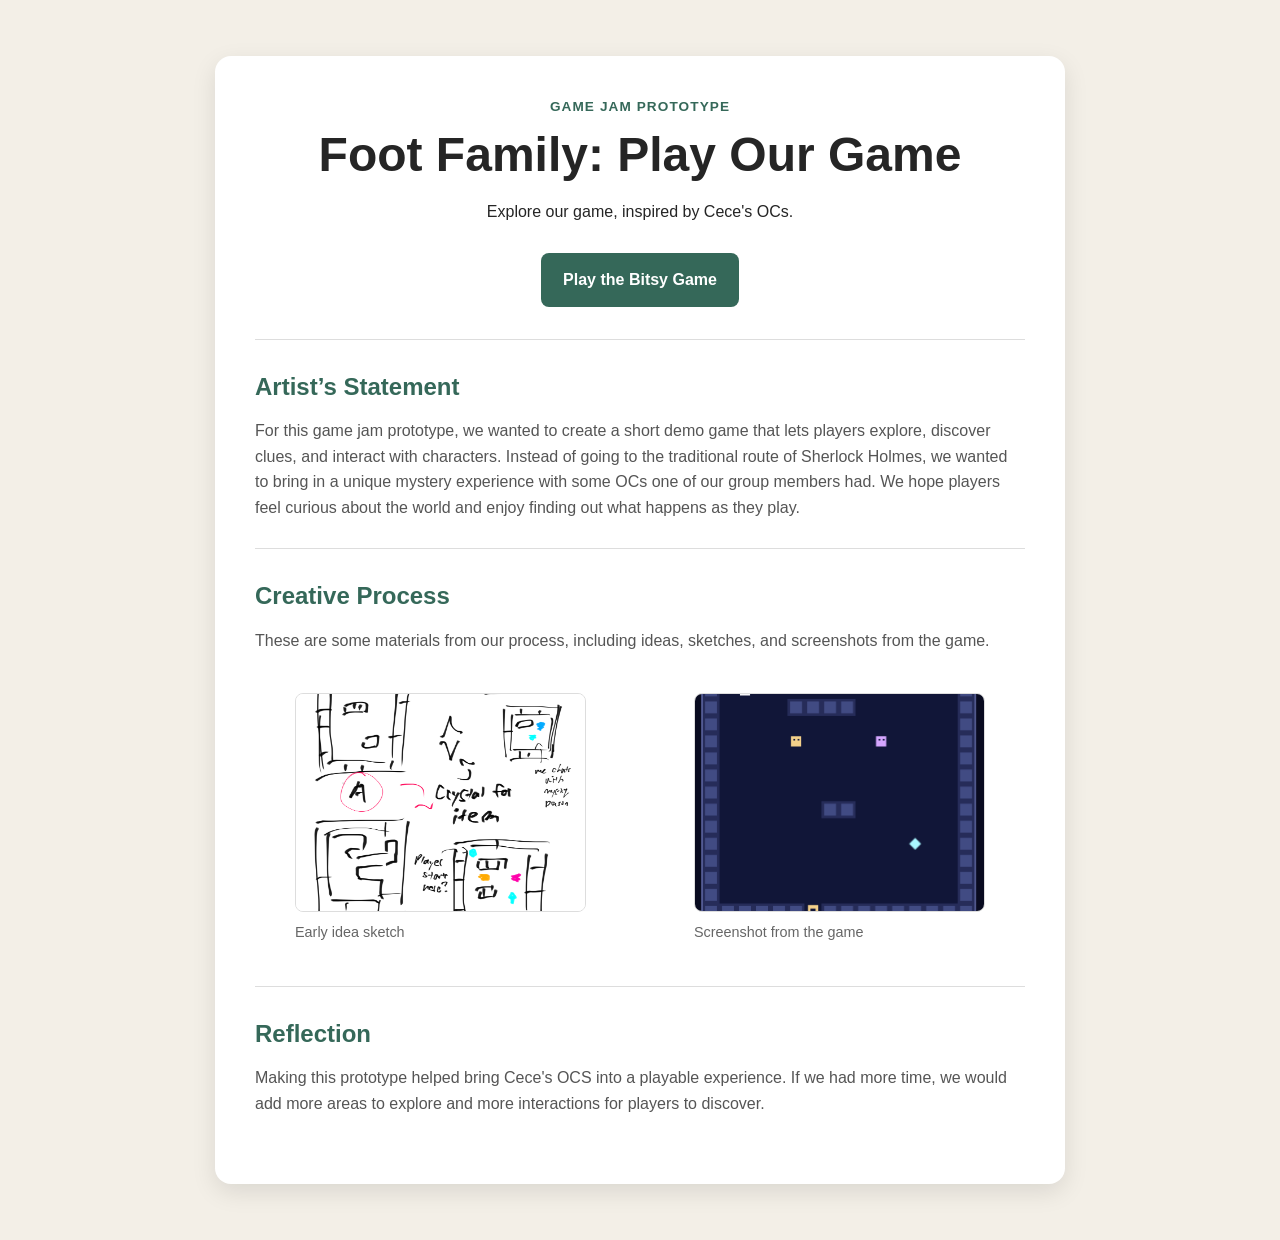
<file: index.html>
<!DOCTYPE html>
<html lang="en">
<head>
  <meta charset="UTF-8">
  <meta name="viewport" content="width=device-width, initial-scale=1.0">
  <title>Foot Family: Bitsy Game</title>
  <link rel="stylesheet" href="artg40.css">
</head>

<body>
  <main>
    <header>
      <p class="eyebrow">Game Jam Prototype</p>
      <h1>Foot Family: Play Our Game</h1>
      <p>
        Explore our game, inspired by Cece's OCs.
      </p>
      <a class="play-link" href="../ART101/bitsygame.html">
        Play the Bitsy Game
      </a>
    </header>

    <section>
      <h2>Artist’s Statement</h2>
      <p>
        For this game jam prototype, we wanted to create a short demo game
        that lets players explore, discover clues, and interact
        with characters. Instead of going to the traditional route of Sherlock Holmes, we wanted to bring in a unique mystery experience with some OCs one of our group members had. We hope players feel curious about the world and
        enjoy finding out what happens as they play.
      </p>
    </section>

    <section>
      <h2>Creative Process</h2>
      <p>
        These are some materials from our process, including ideas,
        sketches, and screenshots from the game.
      </p>

      <div class="process-gallery">
        <figure>
          <img src="sketch.png" alt="Early sketch of the game idea">
          <figcaption>Early idea sketch</figcaption>
        </figure>

        <figure>
          <img src="game.png" alt="Screenshot of the game">
          <figcaption>Screenshot from the game</figcaption>
        </figure>
      </div>
    </section>

    <section>
      <h2>Reflection</h2>
      <p>
        Making this prototype helped bring Cece's OCS into a playable
        experience. If we had more time, we would add more areas to explore
        and more interactions for players to discover.
      </p>
    </section>
  </main>
</body>
</html>
</file>
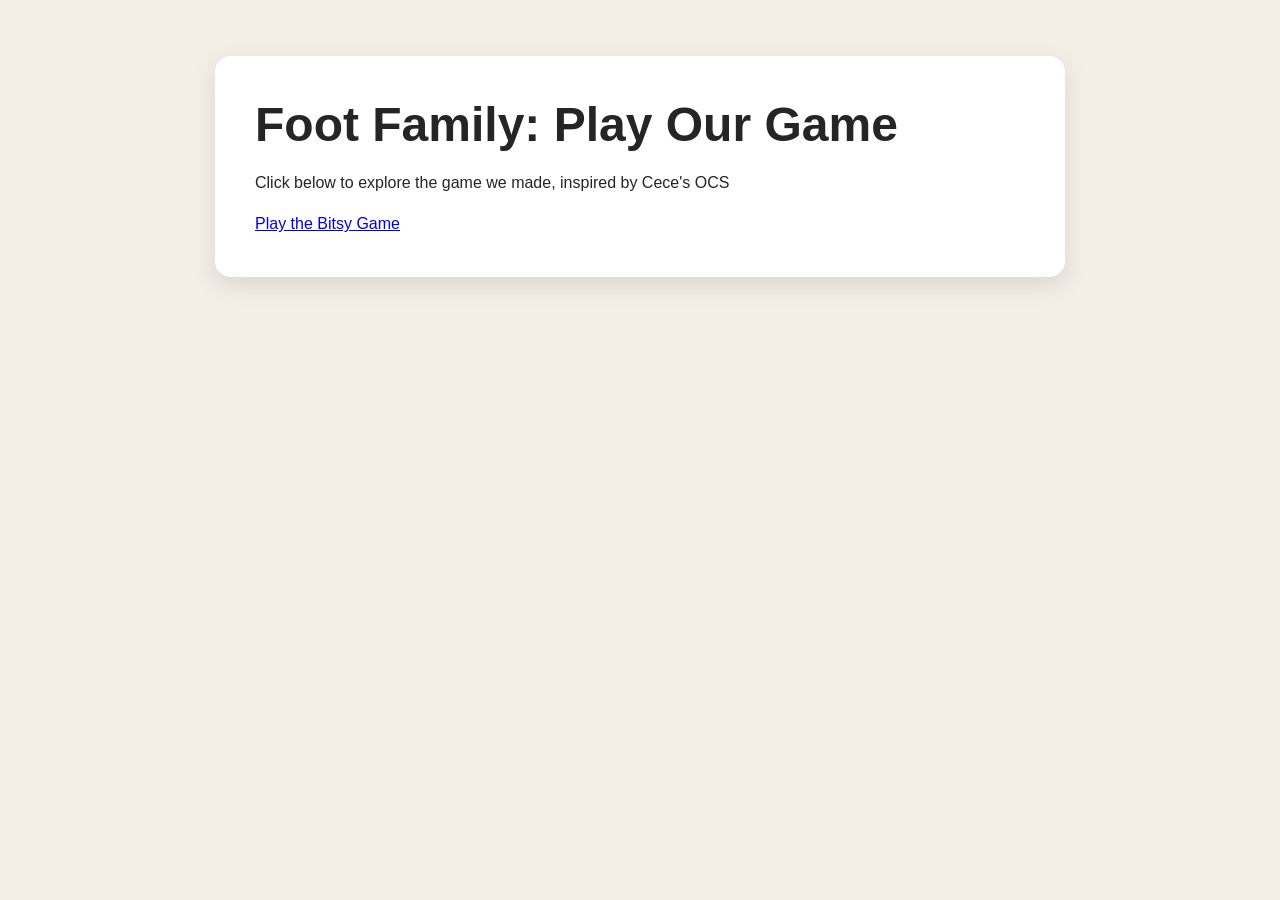
<file: artg40.html>
<!DOCTYPE html>
<html lang="en">
<head>
  <meta charset="UTF-8">
  <meta name="viewport" content="width=device-width, initial-scale=1.0">
  <title>Bitsy Game</title>
  <link rel="stylesheet" href="artg40.css">
</head>
<body>
  <main>
    <h1> Foot Family: Play Our Game</h1>
    <p>Click below to explore the game we made, inspired by Cece's OCS</p>
    <a href="../ART101/bitsygame.html">Play the Bitsy Game</a>
  </main>
</body>
</html>
</file>
<file: artg40.css>
* {
  box-sizing: border-box;
}

body {
  min-height: 100vh;
  margin: 0;
  padding: 24px;
  background: #f3efe7;
  color: #252525;
  font-family: Arial, sans-serif;
  line-height: 1.6;
}

main {
  width: min(100%, 850px);
  margin: 32px auto;
  padding: 40px;
  background: #fff;
  border-radius: 16px;
  box-shadow: 0 8px 24px rgb(0 0 0 / 10%);
}

header {
  padding-bottom: 32px;
  text-align: center;
  border-bottom: 1px solid #ddd;
}

.eyebrow {
  margin: 0 0 8px;
  color: #356859;
  font-size: 0.85rem;
  font-weight: bold;
  letter-spacing: 0.08em;
  text-transform: uppercase;
}

h1 {
  margin: 0 0 12px;
  font-size: clamp(2rem, 6vw, 3rem);
  line-height: 1.2;
}

h2 {
  margin: 0 0 12px;
  color: #356859;
}

section {
  padding: 28px 0;
  border-bottom: 1px solid #ddd;
}

section:last-child {
  border-bottom: 0;
}

section p {
  margin: 0;
  color: #555;
}

.play-link {
  display: inline-block;
  margin-top: 12px;
  padding: 14px 22px;
  border-radius: 8px;
  background: #356859;
  color: #fff;
  font-weight: bold;
  text-decoration: none;
  transition: background-color 0.2s ease, transform 0.2s ease;
}

.play-link:hover {
  background: #244b3f;
  transform: translateY(-2px);
}

a:focus-visible {
  outline: 3px solid #e3a72f;
  outline-offset: 4px;
}

.process-gallery {
  display: grid;
  grid-template-columns: repeat(auto-fit, minmax(min(100%, 250px), 1fr));
  gap: clamp(16px, 3vw, 28px);
  margin-top: 24px;
}

figure img {
  display: block;
  width: 100%;
  aspect-ratio: 4 / 3;
  object-fit: cover;
  border: 1px solid #ddd;
  border-radius: 8px;
}

figcaption {
  margin-top: 10px;
  color: #666;
  font-size: 0.9rem;
  line-height: 1.4;
}

@media (max-width: 600px) {
  main {
    padding: 24px;
  }
}
</file>
